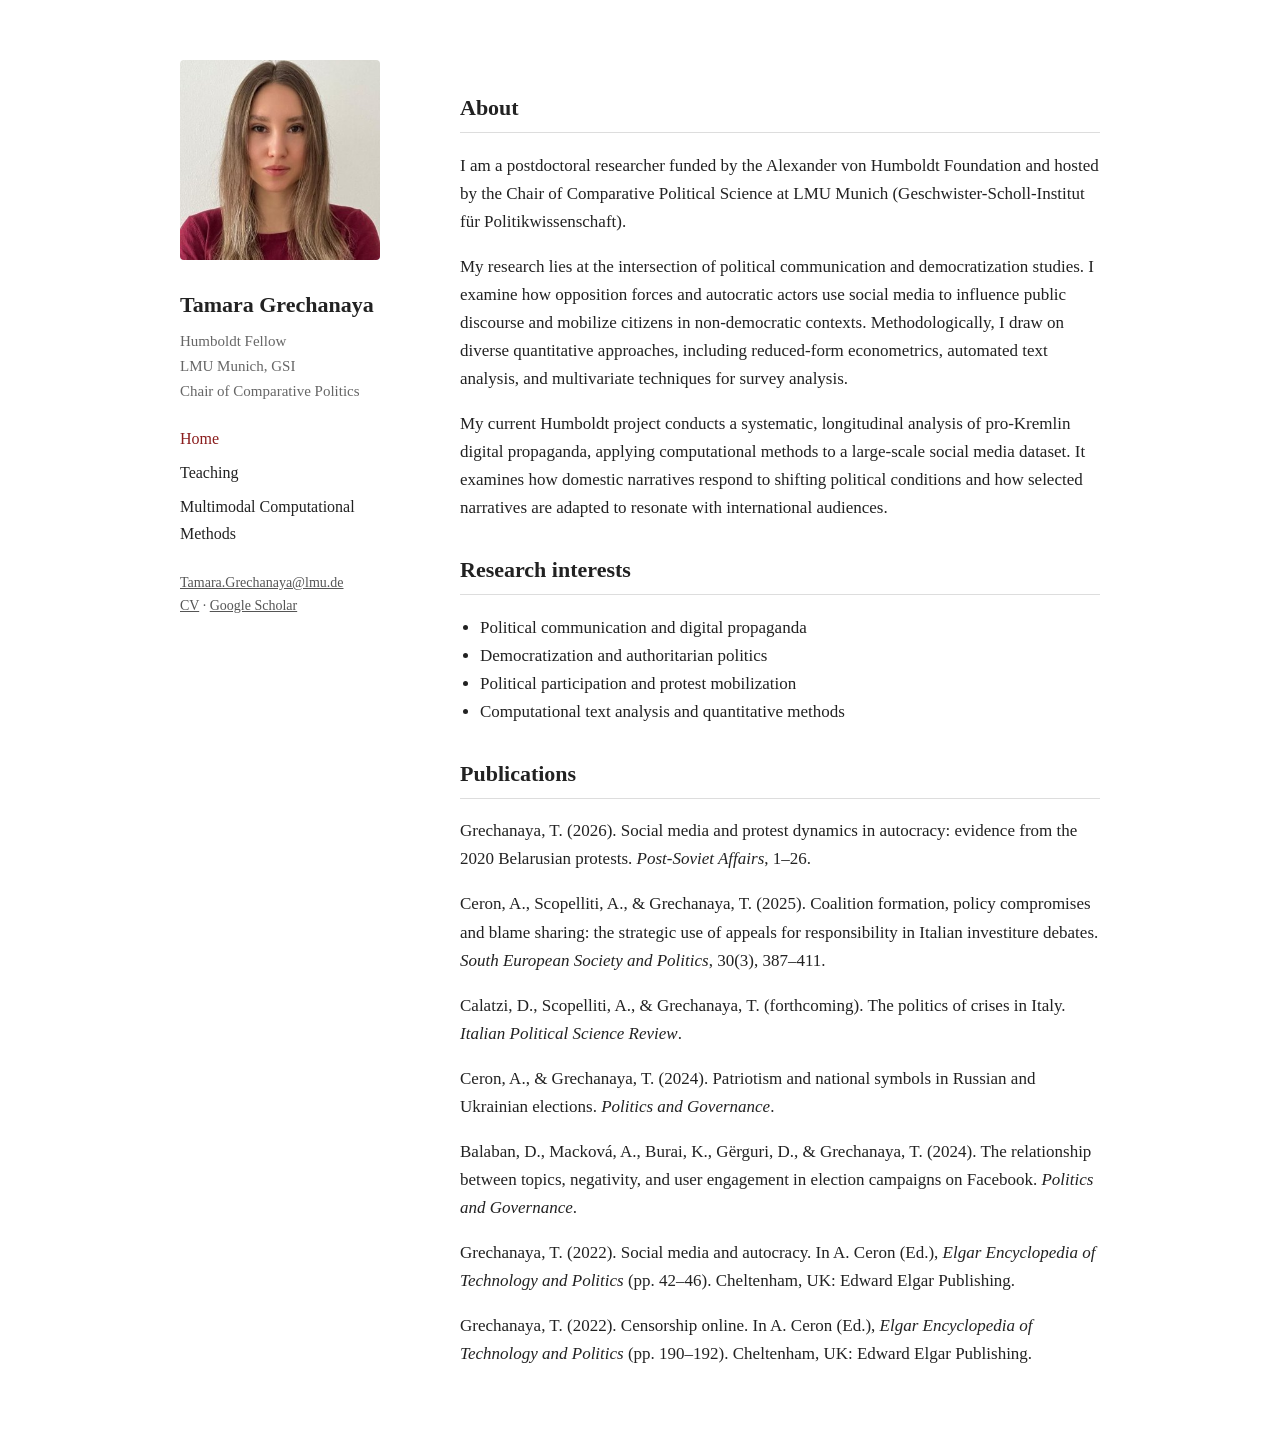
<file: index.html>
<!DOCTYPE html>
<html lang="en">
<head>
<meta charset="UTF-8">
<meta name="viewport" content="width=device-width, initial-scale=1.0">
<title>Tamara Grechanaya</title>
<link rel="stylesheet" href="style.css">
</head>
<body>
<div class="layout">
  <aside class="sidebar">
    <img src="photo.jpg" alt="Tamara Grechanaya">
    <h1>Tamara Grechanaya</h1>
    <div class="role">Humboldt Fellow<br>LMU Munich, GSI<br>Chair of Comparative Politics</div>
    <nav>
      <a href="index.html" class="active">Home</a>
      <a href="teaching.html">Teaching</a>
      <a href="course.html">Multimodal Computational Methods</a>
    </nav>
    <div class="contact">
      <a href="mailto:Tamara.Grechanaya@lmu.de">Tamara.Grechanaya@lmu.de</a><br>
      <a href="https://www.dropbox.com/scl/fi/sa3tbi5aj7xij4ubk40dc/CV.pdf?rlkey=rkjaaqir360xfnov9oiit05cy&st=54ljjlr9&dl=0">CV</a> · <a href="https://scholar.google.com/citations?hl=en&user=t4iACxoAAAAJ&view_op=list_works&gmla=AEk_c1uaNr3w661FtPEBllyBbUGWSD4Y8Mllewewvvtqc-W9S42h43Dw89Okjc7WvMfmTWoqMeR9dD3U6WmqW9fS0R0fU7BT8672Cg">Google Scholar</a>
    </div>
  </aside>
  <main>
    <h2>About</h2>
    <p>I am a postdoctoral researcher funded by the Alexander von Humboldt Foundation and hosted by the Chair of Comparative Political Science at LMU Munich (Geschwister-Scholl-Institut für Politikwissenschaft).</p>
    <p>My research lies at the intersection of political communication and democratization studies. I examine how opposition forces and autocratic actors use social media to influence public discourse and mobilize citizens in non-democratic contexts. Methodologically, I draw on diverse quantitative approaches, including reduced-form econometrics, automated text analysis, and multivariate techniques for survey analysis.</p>
    <p>My current Humboldt project conducts a systematic, longitudinal analysis of pro-Kremlin digital propaganda, applying computational methods to a large-scale social media dataset. It examines how domestic narratives respond to shifting political conditions and how selected narratives are adapted to resonate with international audiences.</p>
   

    <h2>Research interests</h2>
    <ul class="clean">
      <li>Political communication and digital propaganda</li>
      <li>Democratization and authoritarian politics</li>
      <li>Political participation and protest mobilization</li>
      <li>Computational text analysis and quantitative methods</li>
    </ul>

    <h2>Publications</h2>
    <p>Grechanaya, T. (2026). Social media and protest dynamics in autocracy: evidence from the 2020 Belarusian protests. <em>Post-Soviet Affairs</em>, 1–26. </p>

    <p>Ceron, A., Scopelliti, A., &amp; Grechanaya, T. (2025). Coalition formation, policy compromises and blame sharing: the strategic use of appeals for responsibility in Italian investiture debates. <em>South European Society and Politics</em>, 30(3), 387–411.</p>

    <p>Calatzi, D., Scopelliti, A., &amp; Grechanaya, T. (forthcoming). The politics of crises in Italy. <em>Italian Political Science Review</em>.</p>

    <p>Ceron, A., &amp; Grechanaya, T. (2024). Patriotism and national symbols in Russian and Ukrainian elections. <em>Politics and Governance</em>.</p>

    <p>Balaban, D., Macková, A., Burai, K., Gërguri, D., &amp; Grechanaya, T. (2024). The relationship between topics, negativity, and user engagement in election campaigns on Facebook. <em>Politics and Governance</em>.</p>

    <p>Grechanaya, T. (2022). Social media and autocracy. In A. Ceron (Ed.), <em>Elgar Encyclopedia of Technology and Politics</em> (pp. 42–46). Cheltenham, UK: Edward Elgar Publishing.</p>

    <p>Grechanaya, T. (2022). Censorship online. In A. Ceron (Ed.), <em>Elgar Encyclopedia of Technology and Politics</em> (pp. 190–192). Cheltenham, UK: Edward Elgar Publishing.</p>
  </main>
</div>
</body>
</html>
</file>
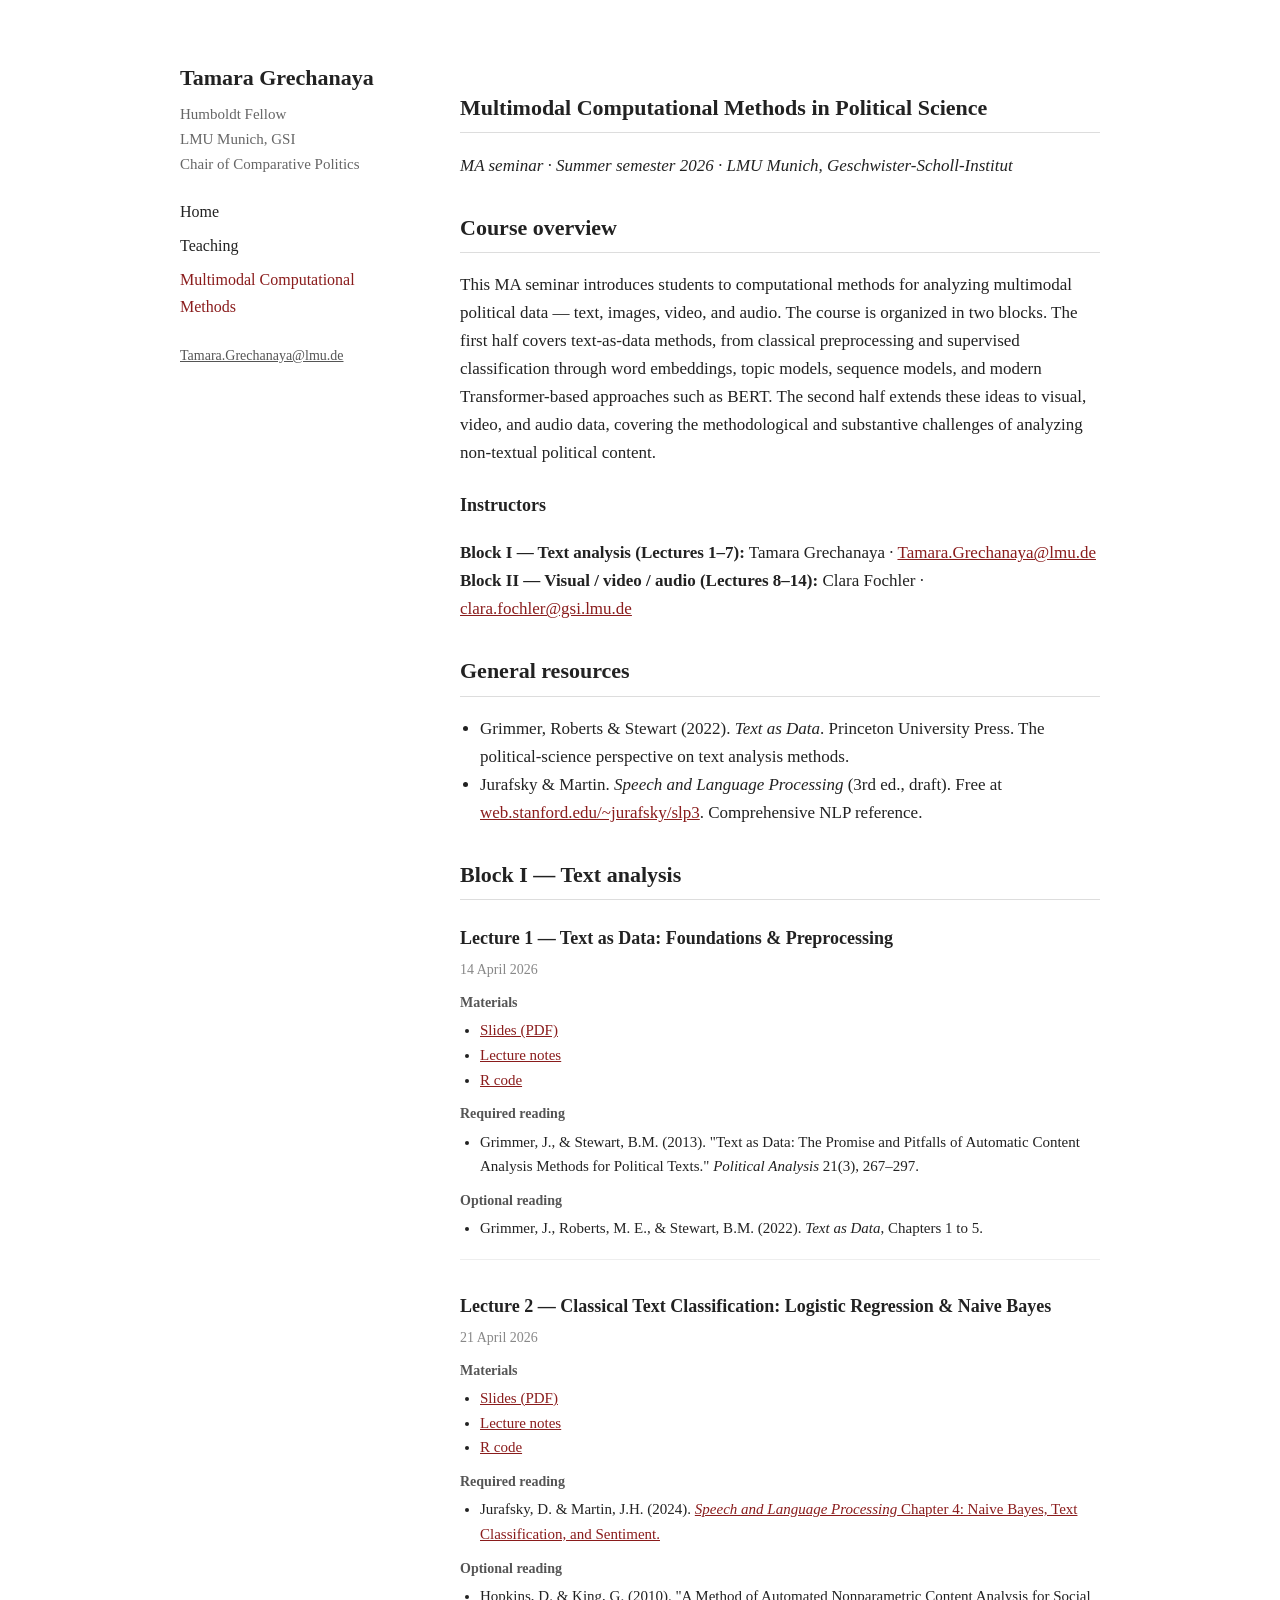
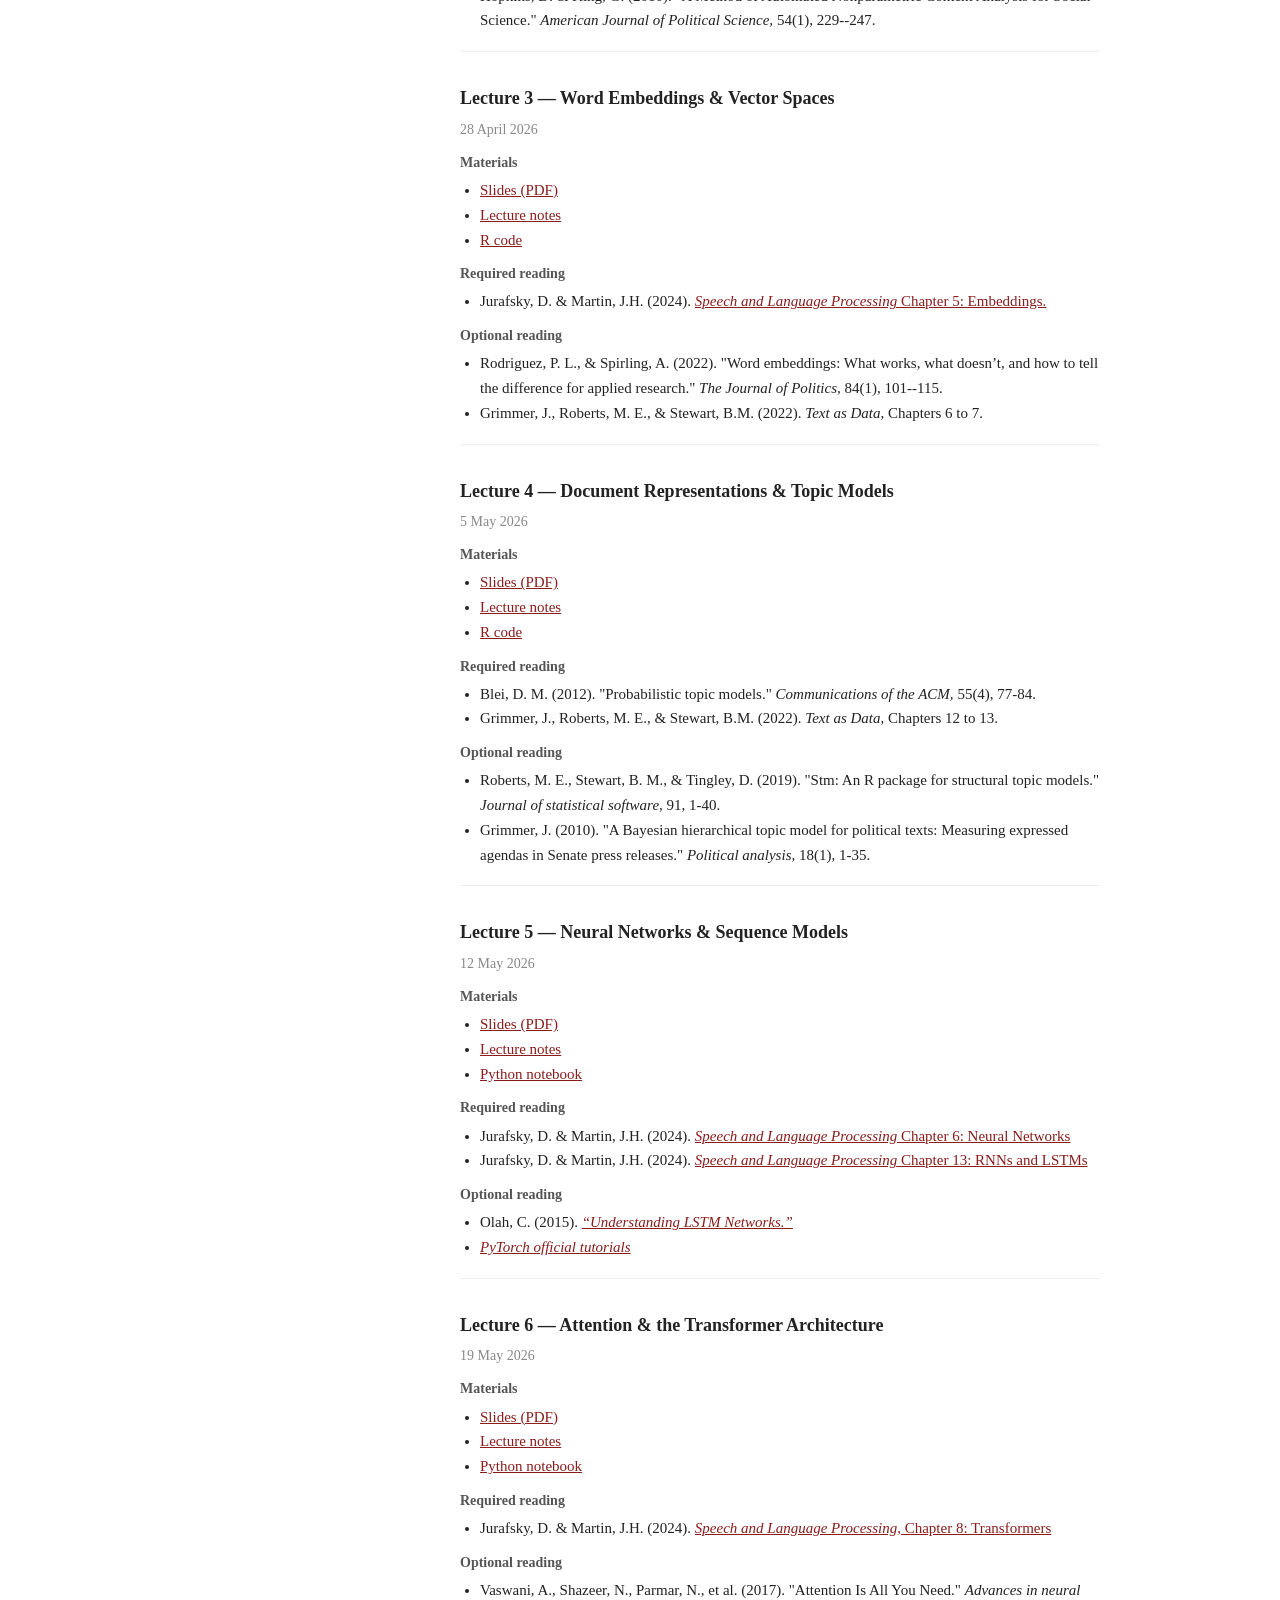
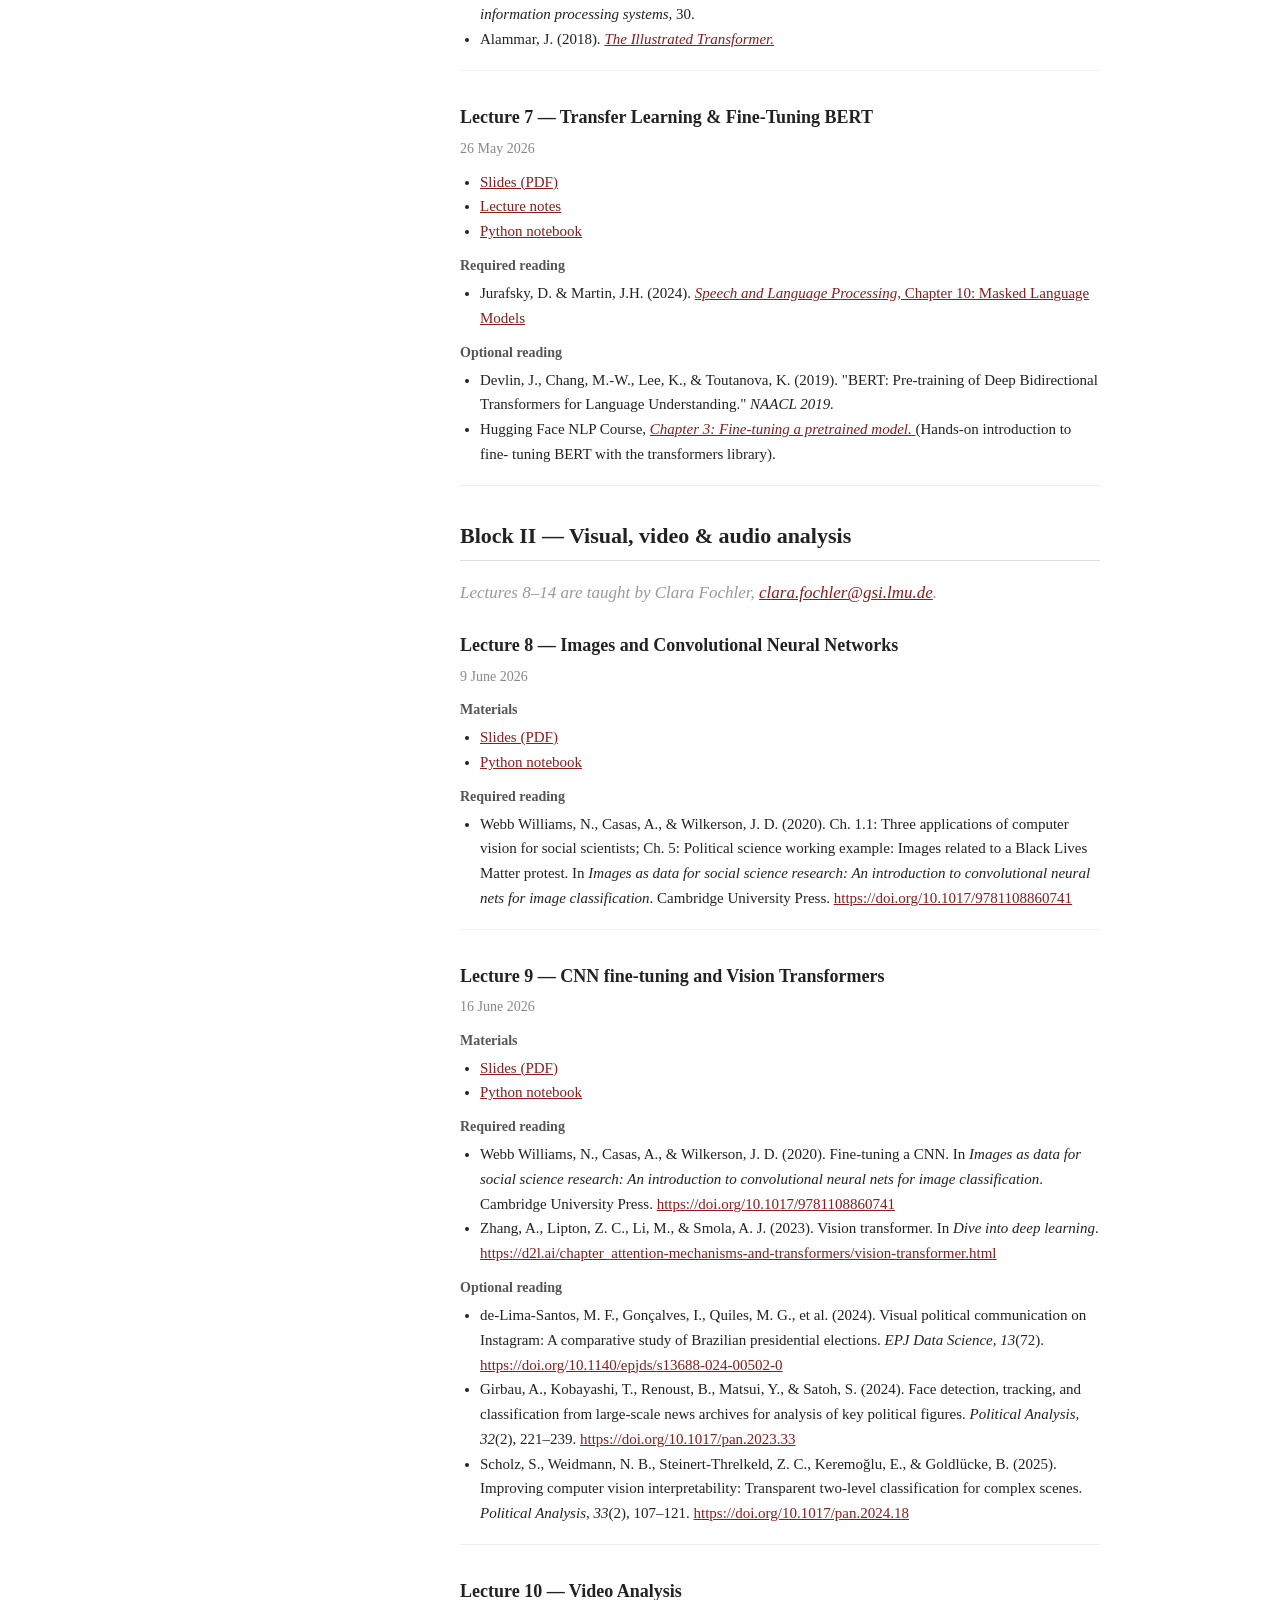
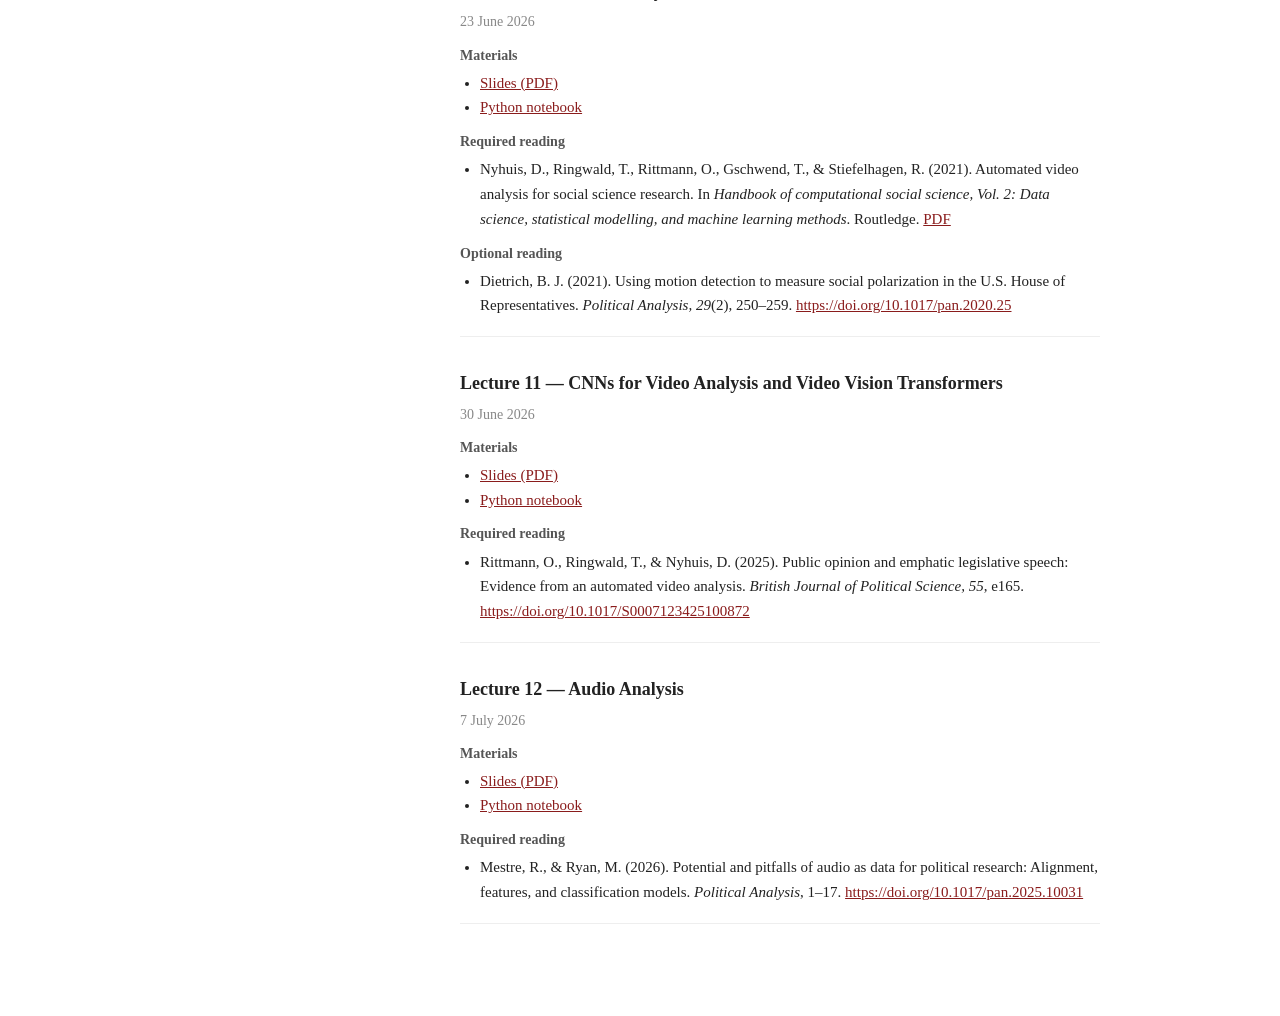
<file: course.html>
<!DOCTYPE html>
<html lang="en">
<head>
<meta charset="UTF-8">
<meta name="viewport" content="width=device-width, initial-scale=1.0">
<title>Multimodal Computational Methods in Political Science — Tamara Grechanaya</title>
<link rel="stylesheet" href="style.css">
<style>
  .schedule { width: 100%; border-collapse: collapse; margin: 16px 0 30px; font-size: 15px; }
  .schedule th, .schedule td { text-align: left; padding: 6px 10px; border-bottom: 1px solid #eee; }
  .schedule th { color: #666; font-weight: normal; font-size: 13px; text-transform: uppercase; letter-spacing: 0.04em; }
  .lecture { margin-bottom: 32px; padding-bottom: 18px; border-bottom: 1px solid #eee; }
  .lecture h3 { margin-bottom: 4px; }
  .lecture .date { color: #888; font-size: 14px; margin-bottom: 10px; }
  .lecture .label { font-weight: bold; font-size: 14px; color: #555; margin-top: 10px; display: block; }
  .lecture ul { margin: 4px 0 0; padding-left: 20px; font-size: 15px; }
  .tbc { color: #999; font-style: italic; }
</style>
</head>
<body>
<div class="layout">
  <aside class="sidebar">
    <h1>Tamara Grechanaya</h1>
    <div class="role">Humboldt Fellow<br>LMU Munich, GSI<br>Chair of Comparative Politics</div>
    <nav>
      <a href="index.html">Home</a>
      <a href="teaching.html">Teaching</a>
      <a href="course.html" class="active">Multimodal Computational Methods</a>
    </nav>
    <div class="contact">
      <a href="mailto:Tamara.Grechanaya@lmu.de">Tamara.Grechanaya@lmu.de</a>
    </div>
  </aside>
  <main>
    <h2>Multimodal Computational Methods in Political Science</h2>
    <p><em>MA seminar · Summer semester 2026 · LMU Munich, Geschwister-Scholl-Institut</em></p>

    <h2>Course overview</h2>
    <p>This MA seminar introduces students to computational methods for analyzing multimodal political data — text, images, video, and audio. The course is organized in two blocks. The first half covers text-as-data methods, from classical preprocessing and supervised classification through word embeddings, topic models, sequence models, and modern Transformer-based approaches such as BERT. The second half extends these ideas to visual, video, and audio data, covering the methodological and substantive challenges of analyzing non-textual political content.</p>
  

    <h3>Instructors</h3>
    <p><strong>Block I — Text analysis (Lectures 1–7):</strong> Tamara Grechanaya · <a href="mailto:Tamara.Grechanaya@lmu.de">Tamara.Grechanaya@lmu.de</a><br>
    <strong>Block II — Visual / video / audio (Lectures 8–14):</strong> Clara Fochler · <a href="mailto:clara.fochler@gsi.lmu.de">clara.fochler@gsi.lmu.de</a></p>


    <h2>General resources</h2>
    <ul class="clean">
      <li>Grimmer, Roberts &amp; Stewart (2022). <em>Text as Data</em>. Princeton University Press. The political-science perspective on text analysis methods.</li>
      <li>Jurafsky &amp; Martin. <em>Speech and Language Processing</em> (3rd ed., draft). Free at <a href="https://web.stanford.edu/~jurafsky/slp3/">web.stanford.edu/~jurafsky/slp3</a>. Comprehensive NLP reference.</li>
    </ul>

    <h2>Block I — Text analysis</h2>

    <div class="lecture">
      <h3>Lecture 1 — Text as Data: Foundations &amp; Preprocessing</h3>
      <div class="date">14 April 2026</div>
       <span class="label">Materials</span>
      <ul>
        <li><a href="Materials/Lecture1_slides.pdf">Slides (PDF)</a></li>
         <li><a href="Materials/Lecture1_Notes.pdf">Lecture notes</a></li>
        <li><a href="Materials/Lecture1_codeUPD.R">R code </a></li>
      </ul>
      <span class="label">Required reading</span>
      <ul>
        <li>Grimmer, J., &amp; Stewart, B.M. (2013). "Text as Data: The Promise and Pitfalls of Automatic Content Analysis Methods for Political Texts." <em>Political Analysis</em> 21(3), 267–297.</li>
      </ul>
      <span class="label">Optional reading</span>
      <ul>
        <li>Grimmer, J., Roberts, M. E., &amp; Stewart, B.M. (2022). <em>Text as Data</em>, Chapters 1 to 5.</li>
      </ul>
    </div>

    <div class="lecture">
      <h3>Lecture 2 — Classical Text Classification: Logistic Regression &amp; Naive Bayes</h3>
      <div class="date">21 April 2026</div>
       <span class="label">Materials</span>
      <ul>
        <li><a href="Materials/Lecture2_text_analysisUPD.pdf">Slides (PDF)</a></li>
         <li><a href="Materials/Lecture2_Notes.pdf">Lecture notes</a></li>
        <li><a href="Materials/Lecture2_Practical.R">R code</a></li>
      </ul>
      <span class="label">Required reading</span>
      <ul>
          <li>Jurafsky, D. &amp; Martin, J.H. (2024). <a href="https://web.stanford.edu/~jurafsky/slp3/4.pdf"><em>Speech and Language Processing</em> Chapter 4: Naive Bayes, Text Classification, and Sentiment.</a></li>
      </ul>
      <span class="label">Optional reading</span>
      <ul><li>Hopkins, D. &amp; King, G. (2010). "A Method of Automated Nonparametric Content Analysis for Social Science." <em>American Journal of Political Science,</em> 54(1), 229--247.</li>
      </ul>
    </div>

    <div class="lecture">
      <h3>Lecture 3 — Word Embeddings &amp; Vector Spaces</h3>
      <div class="date">28 April 2026</div>
      <span class="label">Materials</span>
      <ul>
        <li><a href="Materials/Lecture3_slides.pdf">Slides (PDF)</a></li>
         <li><a href="Materials/Lecture3_Notes.pdf">Lecture notes</a></li>
        <li><a href="Materials/Lecture3_Practical.R">R code </a></li>
      </ul>
      <span class="label">Required reading</span>
      <ul>
          <li>Jurafsky, D. &amp; Martin, J.H. (2024). <a href="https://web.stanford.edu/~jurafsky/slp3/5.pdf"><em>Speech and Language Processing</em> Chapter 5: Embeddings.</a></li>
      </ul>
      <span class="label">Optional reading</span>
      <ul>
        <li>Rodriguez, P. L., & Spirling, A. (2022). "Word embeddings: What works, what doesn’t, and how to tell the difference for applied research." <em>The Journal of Politics,</em> 84(1), 101--115.</li>
        <li>Grimmer, J., Roberts, M. E., &amp; Stewart, B.M. (2022). <em>Text as Data</em>, Chapters 6 to 7.</li>
      </ul>
    </div>

    <div class="lecture">
      <h3>Lecture 4 — Document Representations &amp; Topic Models</h3>
      <div class="date">5 May 2026</div>
      <span class="label">Materials</span>
      <ul>
        <li><a href="Materials/Text_analysis_4UPD.pdf">Slides (PDF)</a></li>
         <li><a href="Materials/Lecture4_notes.pdf">Lecture notes</a></li>
        <li><a href="Materials/Lecture4_Practical.R">R code </a></li>
      </ul>
      <span class="label">Required reading</span>
       <ul>
        <li>Blei, D. M. (2012). "Probabilistic topic models." <em>Communications of the ACM,</em> 55(4), 77-84.</a></li>
        <li>Grimmer, J., Roberts, M. E., &amp; Stewart, B.M. (2022). <em>Text as Data</em>, Chapters 12 to 13.</li>
      </ul>
      <span class="label">Optional reading</span>
      <ul>
        <li>Roberts, M. E., Stewart, B. M., & Tingley, D. (2019). "Stm: An R package for structural topic models." <em>Journal of statistical software,</em> 91, 1-40.</a></li>
        <li> Grimmer, J. (2010). "A Bayesian hierarchical topic model for political texts: Measuring expressed agendas in Senate press releases." <em>Political analysis,</em> 18(1), 1-35.</a></li>
      </ul>
    </div>

    <div class="lecture">
      <h3>Lecture 5 — Neural Networks &amp; Sequence Models</h3>
      <div class="date">12 May 2026</div>
     <span class="label">Materials</span>
      <ul>
        <li><a href="Materials/Text_analysis_5.pdf">Slides (PDF)</a></li>
         <li><a href="Materials/Lecture5_notes.pdf">Lecture notes</a></li>
        <li><a href="">Python notebook </a></li>
      </ul>
      <span class="label">Required reading</span>
       <ul>
        <li>Jurafsky, D. &amp; Martin, J.H. (2024). <a href="https://web.stanford.edu/~jurafsky/slp3/6.pdf"><em>Speech and Language Processing</em> Chapter 6: Neural Networks</a></li>
        <li>Jurafsky, D. &amp; Martin, J.H. (2024). <a href="https://web.stanford.edu/~jurafsky/slp3/13.pdf"><em>Speech and Language Processing</em> Chapter 13: RNNs and LSTMs</a></li>
      </ul>
      <span class="label">Optional reading</span>
      <ul>
        <li>Olah, C. (2015). <a href="https://colah.github.io/posts/2015-08-Understanding-LSTMs/"><em>“Understanding LSTM Networks.”</em> </a></li>
        <li> <a href="https://pytorch.org/tutorials/beginner/basics/intro.html"> <em>PyTorch official tutorials</em></a></li>
      </ul>
    </div>

    <div class="lecture">
      <h3>Lecture 6 — Attention &amp; the Transformer Architecture</h3>
      <div class="date">19 May 2026</div>
     <span class="label">Materials</span>
      <ul>
        <li><a href="Materials/Text_analysis_6.pdf">Slides (PDF)</a></li>
         <li><a href="Materials/Lecture6_notes.pdf">Lecture notes</a></li>
        <li><a href="">Python notebook </a></li>
      </ul>
      <span class="label">Required reading</span>
       <ul>
        <li>Jurafsky, D. &amp; Martin, J.H. (2024). <a href="https://web.stanford.edu/~jurafsky/slp3/8.pdf"><em>Speech and Language Processing,</em> Chapter 8: Transformers</a></li>
      </ul>
      <span class="label">Optional reading</span>
      <ul>
        <li>Vaswani, A., Shazeer, N., Parmar, N., et al. (2017). "Attention Is All You Need." <em>Advances in neural information processing systems, </em>30.</a></li>
        <li>Alammar, J. (2018). <a href="https://jalammar.github.io/illustrated-transformer/"> <em>The Illustrated Transformer.</em></a></li>
      </ul>
    </div>

    <div class="lecture">
      <h3>Lecture 7 — Transfer Learning &amp; Fine-Tuning BERT</h3>
      <div class="date">26 May 2026</div>
   <ul>
        <li><a href="">Slides (PDF)</a></li>
         <li><a href="Materials/Lecture7_notes.pdf">Lecture notes</a></li>
        <li><a href="">Python notebook </a></li>
      </ul>
      <span class="label">Required reading</span>
       <ul>
        <li>Jurafsky, D. &amp; Martin, J.H. (2024). <a href="https://web.stanford.edu/~jurafsky/slp3/10.pdf"><em>Speech and Language Processing,</em> Chapter 10: Masked Language Models</a></li>
      </ul>
      <span class="label">Optional reading</span>
      <ul>
        <li>Devlin, J., Chang, M.-W., Lee, K., & Toutanova, K. (2019). "BERT: Pre-training of Deep Bidirectional Transformers for Language Understanding." <em>NAACL 2019. </em></a></li>
        <li> Hugging Face NLP Course, <a href="https://huggingface.co/learn/llm-course/chapter3/1"> <em>Chapter 3: Fine-tuning a pretrained model.</em> </a> (Hands-on introduction to fine-
tuning BERT with the transformers library). </li>
      </ul>
    </div>

    <h2>Block II — Visual, video &amp; audio analysis</h2>
    <p class="tbc">Lectures 8–14 are taught by Clara Fochler, <a href="mailto:clara.fochler@gsi.lmu.de">clara.fochler@gsi.lmu.de</a>.</p>
<div class="lecture">
      <h3>Lecture 8 — Images and Convolutional Neural Networks</h3>
      <div class="date">9 June 2026</div>
       <span class="label">Materials</span>
      <ul>
        <li><a href="Materials/Lecture8_slides.pdf">Slides (PDF)</a></li>
        <li><a href="Materials/Lecture8_code.ipynb" download>Python notebook</a></li>
      </ul>
      <span class="label">Required reading</span>
      <ul>
        <li>Webb Williams, N., Casas, A., &amp; Wilkerson, J. D. (2020). Ch. 1.1: Three applications of computer vision for social scientists; Ch. 5: Political science working example: Images related to a Black Lives Matter protest. In <em>Images as data for social science research: An introduction to convolutional neural nets for image classification</em>. Cambridge University Press. <a href="https://doi.org/10.1017/9781108860741">https://doi.org/10.1017/9781108860741</a></li>
      </ul>
    </div>

    <div class="lecture">
      <h3>Lecture 9 — CNN fine-tuning and Vision Transformers</h3>
      <div class="date">16 June 2026</div>
       <span class="label">Materials</span>
      <ul>
        <li><a href="Materials/Session2__ViTsCNNsOCR.pdf">Slides (PDF)</a></li>
        <li><a href="Materials/OCR_CNNfinetuning_ViT.ipynb" download>Python notebook</a></li>
      </ul>
      <span class="label">Required reading</span>
      <ul>
          <li>Webb Williams, N., Casas, A., &amp; Wilkerson, J. D. (2020). Fine-tuning a CNN. In <em>Images as data for social science research: An introduction to convolutional neural nets for image classification</em>. Cambridge University Press. <a href="https://doi.org/10.1017/9781108860741">https://doi.org/10.1017/9781108860741</a></li>
         <li>Zhang, A., Lipton, Z. C., Li, M., &amp; Smola, A. J. (2023). Vision transformer. In <em>Dive into deep learning</em>. <a href="https://d2l.ai/chapter_attention-mechanisms-and-transformers/vision-transformer.html">https://d2l.ai/chapter_attention-mechanisms-and-transformers/vision-transformer.html</a></li>
      </ul>
     <span class="label">Optional reading</span>
      <ul>
        <li>de-Lima-Santos, M. F., Gonçalves, I., Quiles, M. G., et al. (2024). Visual political communication on Instagram: A comparative study of Brazilian presidential elections. <em>EPJ Data Science, 13</em>(72). <a href="https://doi.org/10.1140/epjds/s13688-024-00502-0">https://doi.org/10.1140/epjds/s13688-024-00502-0</a></li>
        <li>Girbau, A., Kobayashi, T., Renoust, B., Matsui, Y., &amp; Satoh, S. (2024). Face detection, tracking, and classification from large-scale news archives for analysis of key political figures. <em>Political Analysis, 32</em>(2), 221–239. <a href="https://doi.org/10.1017/pan.2023.33">https://doi.org/10.1017/pan.2023.33</a></li>
        <li>Scholz, S., Weidmann, N. B., Steinert-Threlkeld, Z. C., Keremoğlu, E., &amp; Goldlücke, B. (2025). Improving computer vision interpretability: Transparent two-level classification for complex scenes. <em>Political Analysis, 33</em>(2), 107–121. <a href="https://doi.org/10.1017/pan.2024.18">https://doi.org/10.1017/pan.2024.18</a></li>
     </ul>
    </div>

    <div class="lecture">
      <h3>Lecture 10 — Video Analysis</h3>
      <div class="date">23 June 2026</div>
       <span class="label">Materials</span>
      <ul>
        <li><a href="Materials/Session3_Introduction_Video_Analysis.pdf">Slides (PDF)</a></li>
        <li><a href="Materials/Lecture10MotionEstimation230626.ipynb" download>Python notebook</a></li>
      </ul>
      <span class="label">Required reading</span>
      <ul>
          <li>Nyhuis, D., Ringwald, T., Rittmann, O., Gschwend, T., &amp; Stiefelhagen, R. (2021). Automated video analysis for social science research. In <em>Handbook of computational social science, Vol. 2: Data science, statistical modelling, and machine learning methods</em>. Routledge. <a href="https://www.sowi.uni-mannheim.de/media/Lehrstuehle/sowi/Gschwend/Article/automated_video_analysis_for_social_science_research_1.pdf" download>PDF</a></li>
      </ul>
      <span class="label">Optional reading</span>
      <ul>
       <li>Dietrich, B. J. (2021). Using motion detection to measure social polarization in the U.S. House of Representatives. <em>Political Analysis, 29</em>(2), 250–259. <a href="https://doi.org/10.1017/pan.2020.25">https://doi.org/10.1017/pan.2020.25</a></li>
      </ul>
    </div>


    <div class="lecture">
      <h3>Lecture 11 — CNNs for Video Analysis and Video Vision Transformers</h3>
      <div class="date">30 June 2026</div>
       <span class="label">Materials</span>
      <ul>
        <li><a href="Materials/Session4_Video_Vision_Transformers__ViVits.pdf">Slides (PDF)</a></li>
        <li><a href="Materials/Session11_CNN_RNN_ViViT.ipynb">Python notebook</a></li>
      </ul>
      <span class="label">Required reading</span>
      <ul>
<li>Rittmann, O., Ringwald, T., &amp; Nyhuis, D. (2025). Public opinion and emphatic legislative speech: Evidence from an automated video analysis. <em>British Journal of Political Science, 55</em>, e165. <a href="https://doi.org/10.1017/S0007123425100872">https://doi.org/10.1017/S0007123425100872</a></li>    
    </div>


     <div class="lecture">
      <h3>Lecture 12 — Audio Analysis</h3>
      <div class="date">7 July 2026</div>
       <span class="label">Materials</span>
      <ul>
        <li><a href="Materials/">Slides (PDF)</a></li>
        <li><a href="Materials/">Python notebook</a></li>
      </ul>
      <span class="label">Required reading</span>
      <ul>
<li>Mestre, R., &amp; Ryan, M. (2026). Potential and pitfalls of audio as data for political research: Alignment, features, and classification models. <em>Political Analysis</em>, 1–17. <a href="https://doi.org/10.1017/pan.2025.10031">https://doi.org/10.1017/pan.2025.10031</a></li>    
    </div>




    
  </main>
</div>
</body>
</html>
</file>
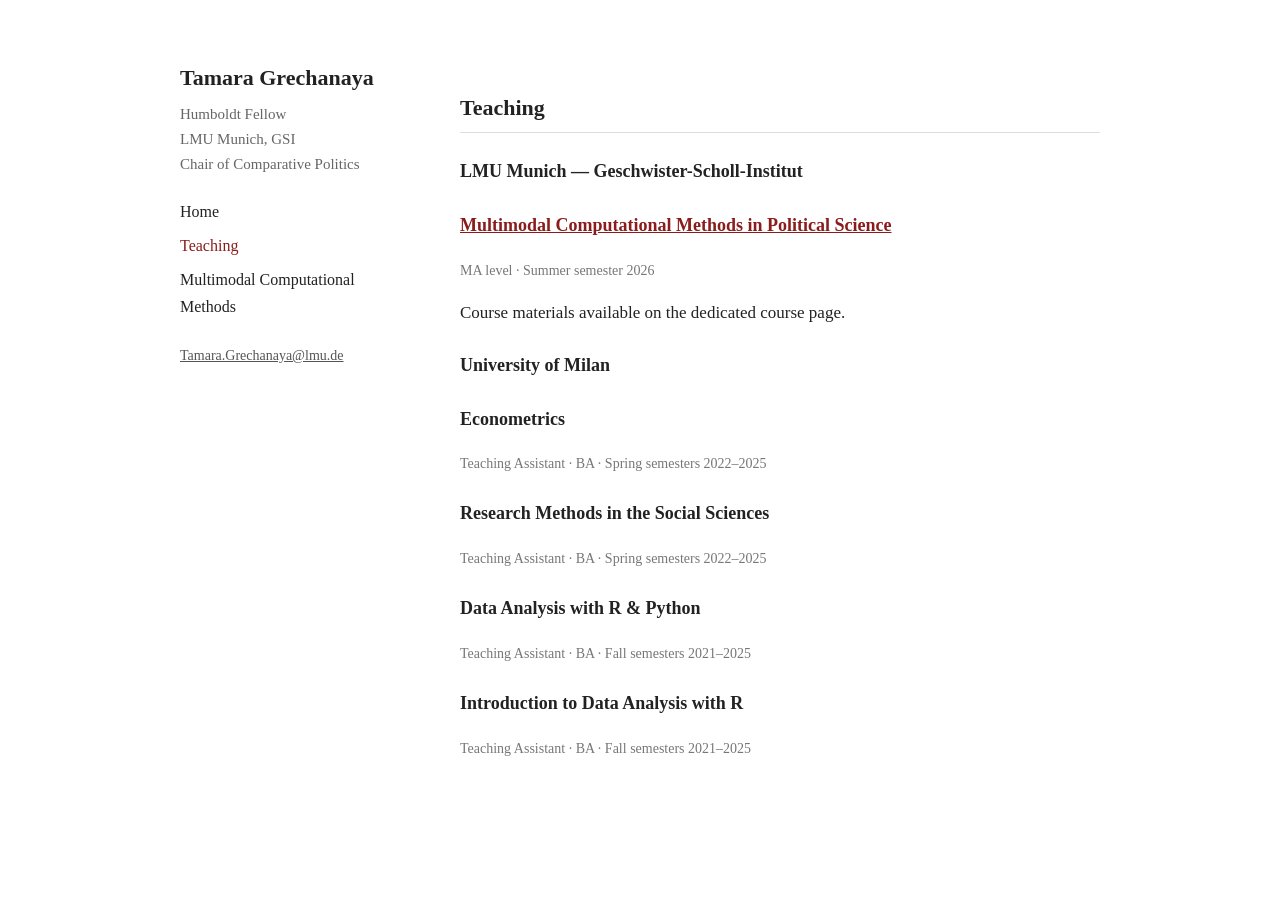
<file: teaching.html>
<!DOCTYPE html>
<html lang="en">
<head>
<meta charset="UTF-8">
<meta name="viewport" content="width=device-width, initial-scale=1.0">
<title>Teaching — Tamara Grechanaya</title>
<link rel="stylesheet" href="style.css">
</head>
<body>
<div class="layout">
  <aside class="sidebar">
    <h1>Tamara Grechanaya</h1>
    <div class="role">Humboldt Fellow<br>LMU Munich, GSI<br>Chair of Comparative Politics</div>
    <nav>
      <a href="index.html">Home</a>
      <a href="teaching.html" class="active">Teaching</a>
      <a href="course.html">Multimodal Computational Methods</a>
    </nav>
    <div class="contact">
      <a href="mailto:Tamara.Grechanaya@lmu.de">Tamara.Grechanaya@lmu.de</a>
    </div>
  </aside>
  <main>
    <h2>Teaching</h2>

    <h3>LMU Munich — Geschwister-Scholl-Institut</h3>

    <div class="course">
      <h3><a href="course.html">Multimodal Computational Methods in Political Science</a></h3>
      <div class="meta">MA level · Summer semester 2026</div>
      <p>Course materials available on the dedicated course page.</p>
    </div>

    <h3>University of Milan</h3>


    <div class="course">
      <h3>Econometrics</h3>
      <div class="meta">Teaching Assistant · BA · Spring semesters 2022–2025</div>
    </div>

    <div class="course">
      <h3>Research Methods in the Social Sciences</h3>
      <div class="meta">Teaching Assistant · BA · Spring semesters 2022–2025</div>
    </div>

    <div class="course">
      <h3>Data Analysis with R &amp; Python</h3>
      <div class="meta">Teaching Assistant · BA · Fall semesters 2021–2025</div>
    </div>

    <div class="course">
      <h3>Introduction to Data Analysis with R</h3>
      <div class="meta">Teaching Assistant · BA · Fall semesters 2021–2025</div>
    </div>
  </main>
</div>
</body>
</html>
</file>
<file: style.css>
* { box-sizing: border-box; }
body {
  font-family: Georgia, "Times New Roman", serif;
  max-width: 980px;
  margin: 60px auto;
  padding: 0 30px;
  color: #222;
  line-height: 1.65;
  font-size: 17px;
}
.layout { display: flex; gap: 50px; align-items: flex-start; }
.sidebar { flex: 0 0 230px; position: sticky; top: 40px; }
.sidebar img {
  width: 200px; height: 200px; object-fit: cover;
  border-radius: 4px; margin-bottom: 18px;
}
.sidebar h1 { font-size: 22px; margin: 0 0 6px; }
.sidebar .role { color: #666; font-size: 15px; margin-bottom: 18px; }
.sidebar nav a {
  display: block; color: #222; text-decoration: none;
  padding: 4px 0; font-size: 16px;
}
.sidebar nav a:hover, .sidebar nav a.active { color: #8a1c1c; }
.sidebar .contact { margin-top: 20px; font-size: 14px; color: #555; }
.sidebar .contact a { color: #555; }
main { flex: 1; min-width: 0; }
main h2 { font-size: 22px; margin-top: 30px; border-bottom: 1px solid #ddd; padding-bottom: 6px; }
main h3 { font-size: 18px; margin-top: 24px; }
main a { color: #8a1c1c; }
.course { margin-bottom: 22px; }
.course .meta { color: #777; font-size: 14px; }
ul.clean { padding-left: 20px; }
@media (max-width: 720px) {
  .layout { flex-direction: column; }
  .sidebar { position: static; flex: 1; }
}
</file>
